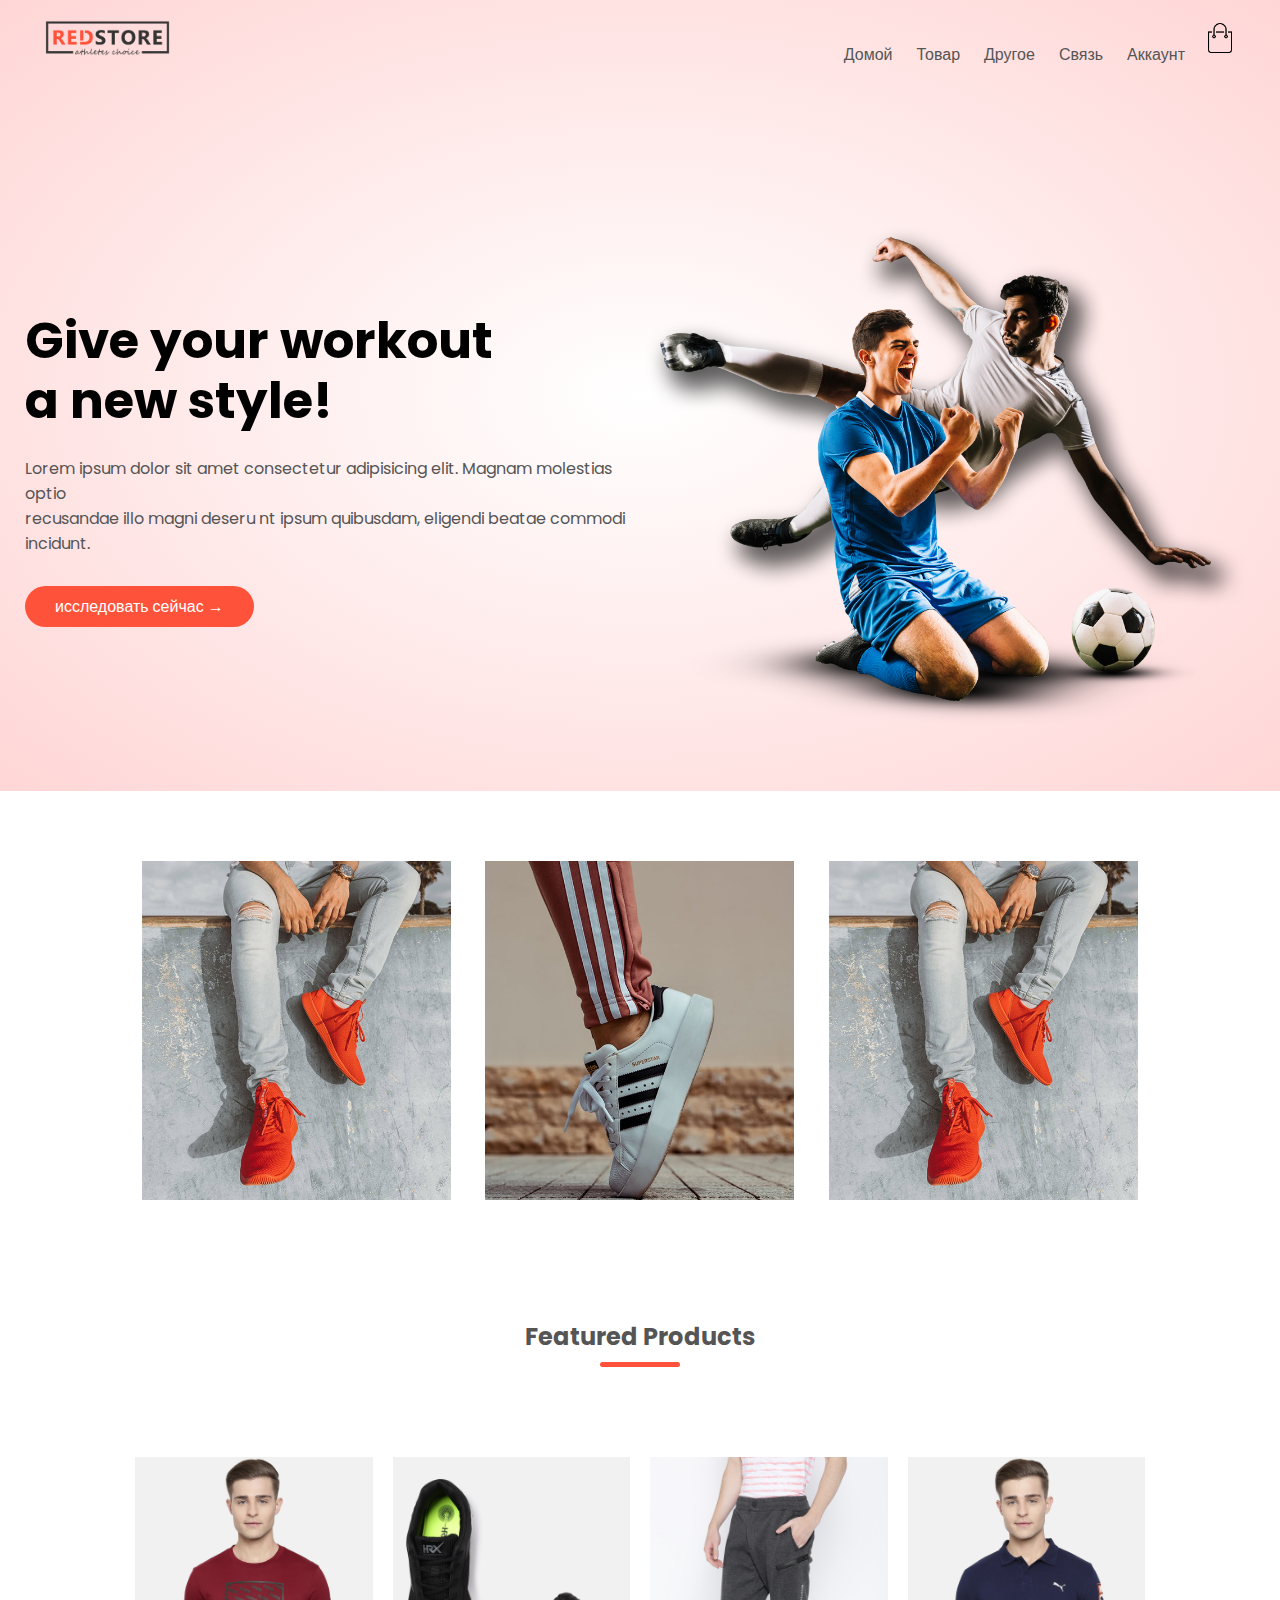
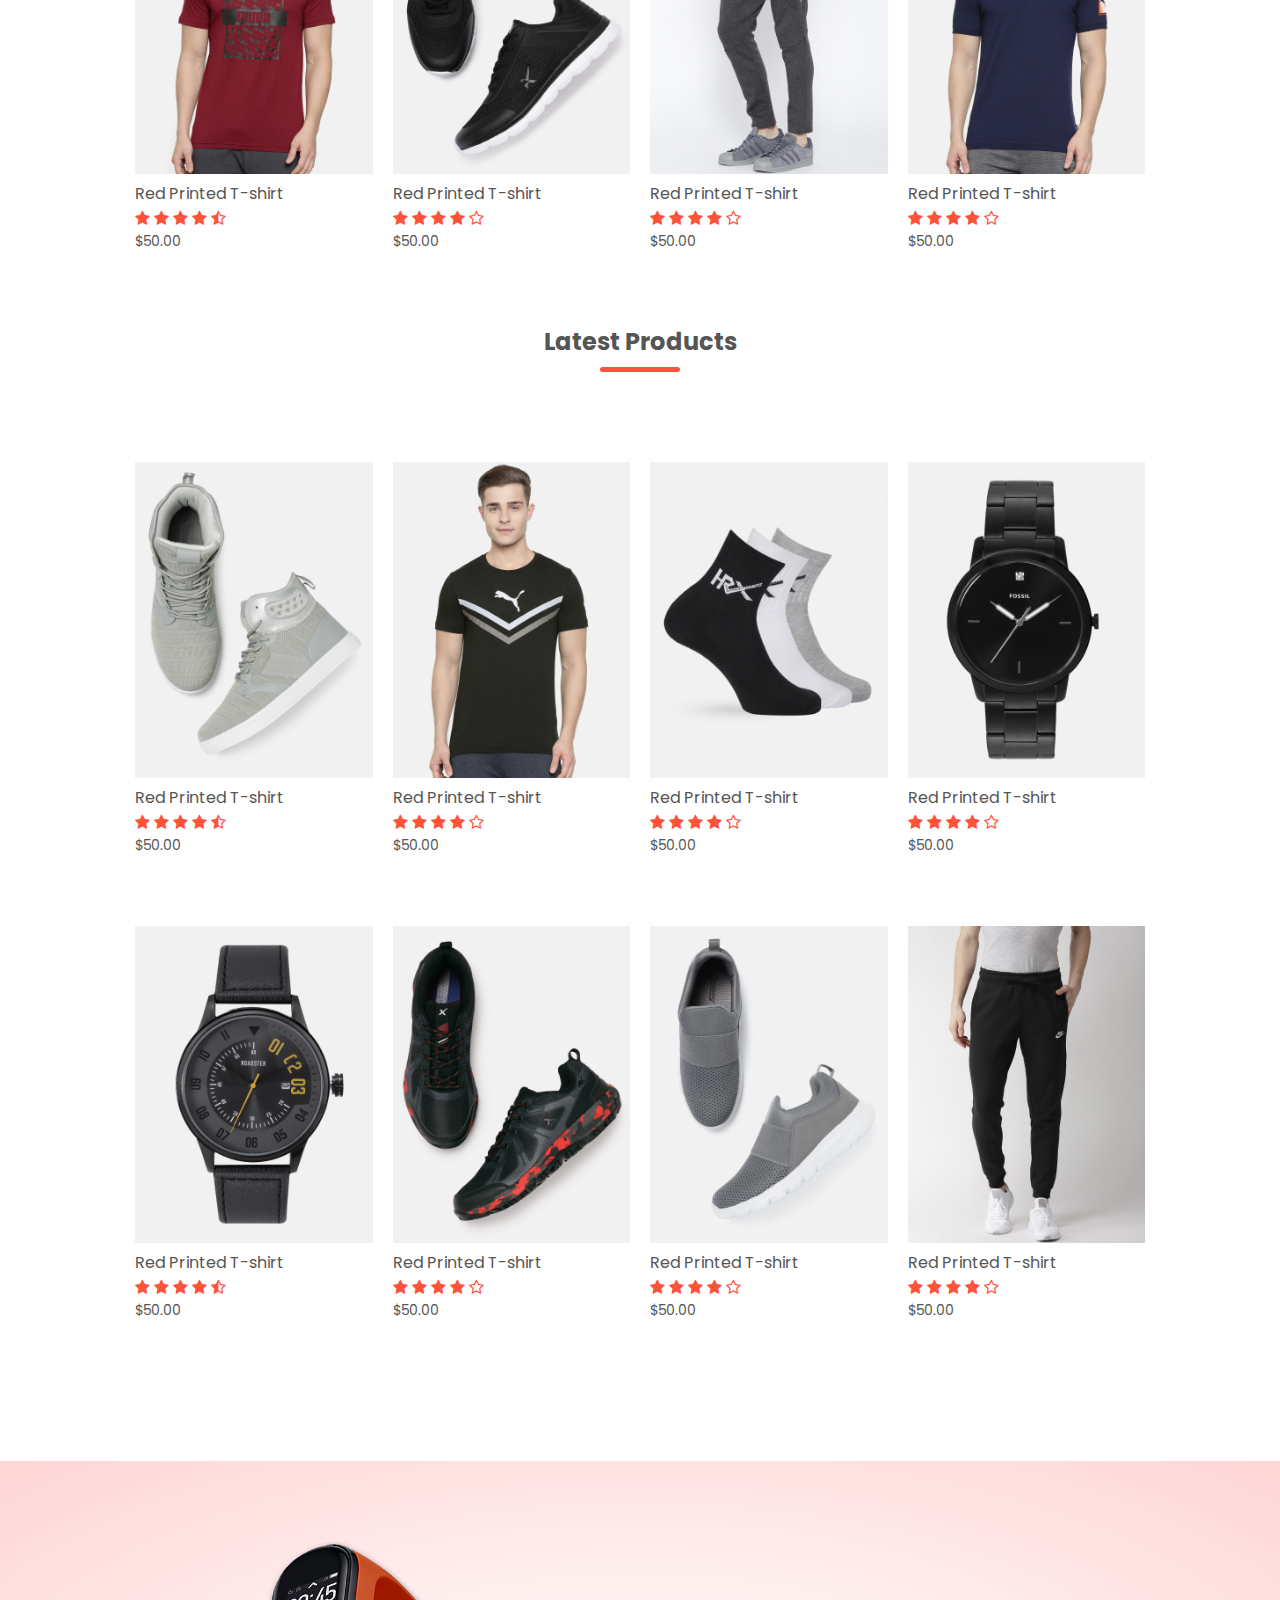
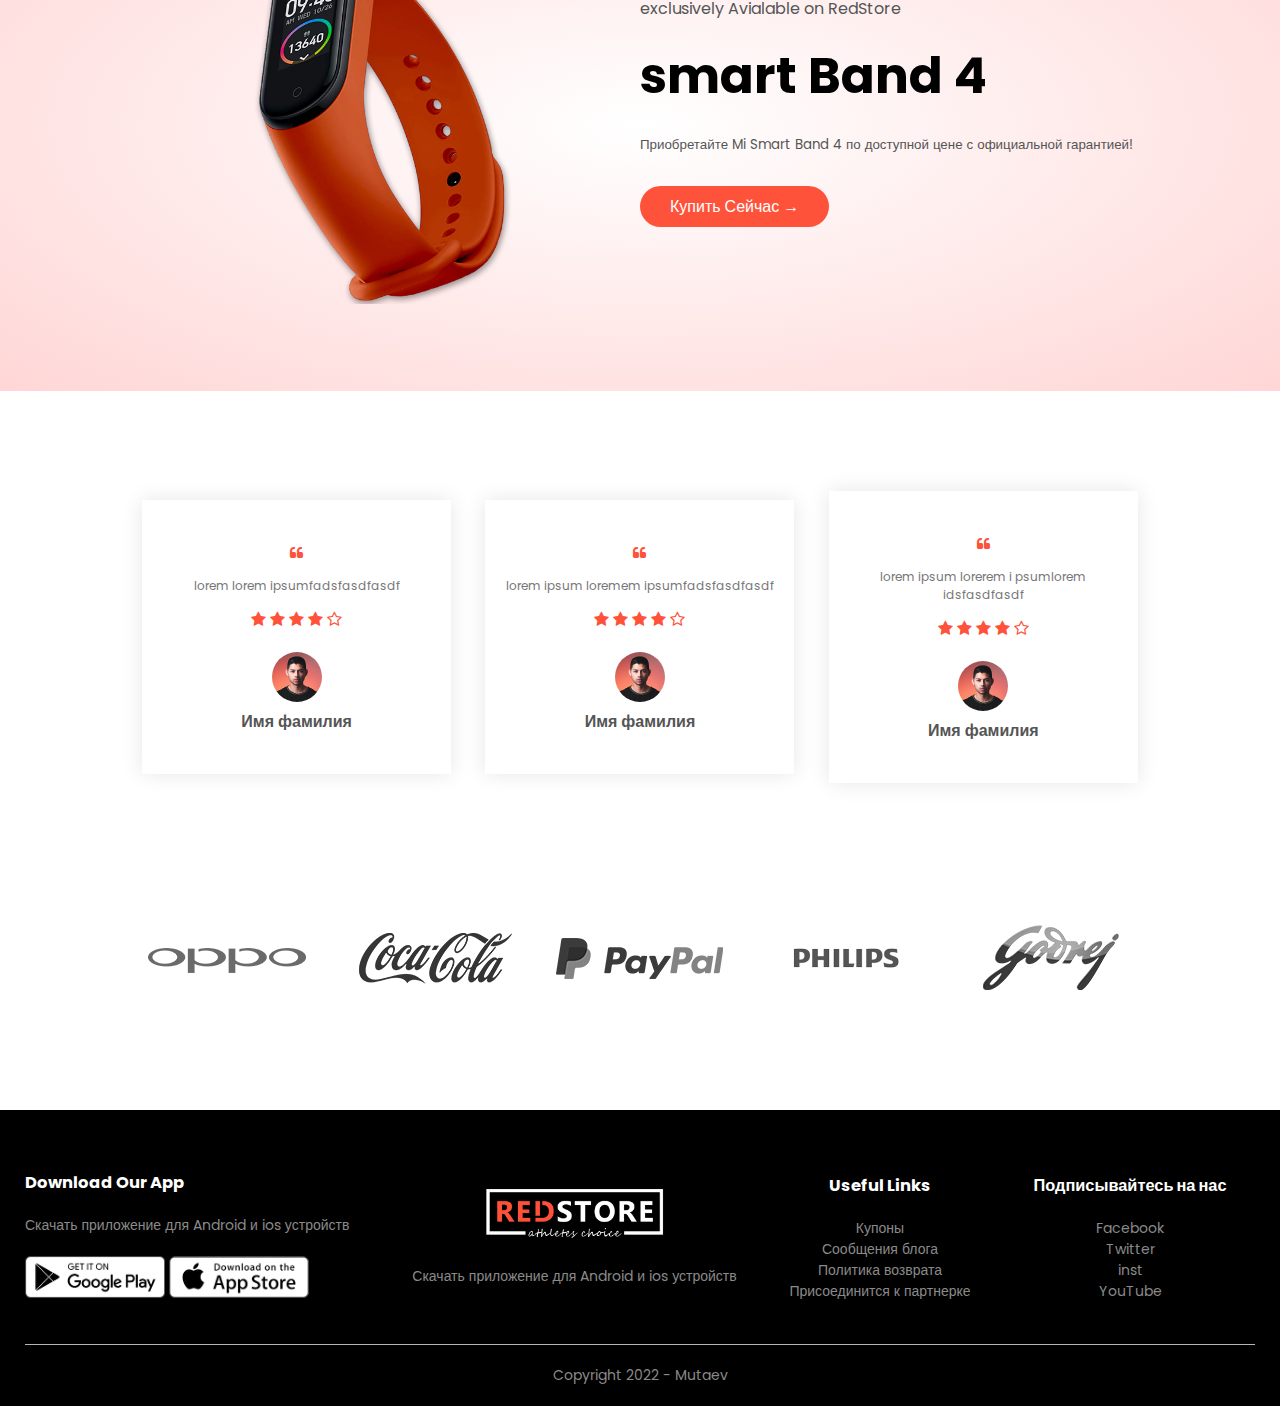
<file: index.html>
<!DOCTYPE html>
<html lang="ru">
<head>
    <meta charset="UTF-8">
    <meta http-equiv="X-UA-Compatible" content="IE=edge">
    <meta name="viewport" content="width=device-width, initial-scale=1.0">
    <meta name="viewport" content="width=device-width, initial-scale=1.0">
    <title>CubeStore</title>
    <link rel="stylesheet" href="style.css">
    <link rel="preconnect" href="https://fonts.googleapis.com">
    <link rel="preconnect" href="https://fonts.gstatic.com" crossorigin>
    <link href="https://fonts.googleapis.com/css2?family=Poppins:wght@300;400;500;600;700&display=swap" rel="stylesheet">
    <link rel="stylesheet" href="https://stackpath.bootstrapcdn.com/font-awesome/4.7.0/css/font-awesome.min.css">
</head>
<body>
    <header class="header">
        <div class="container">
            <div class="navbar">
                <div class="logo">
                    <a href="index.html"><img src="images/logo.png" width="125" alt="фото"></a>
                </div>
                <nav>
                    <ul id="MenuItems">
                        <li><a href="index.html">Домой</a></li>
                        <li><a href="products.html">Товар</a></li>
                        <li><a href="">Другое</a></li>
                        <li><a href="">Связь</a></li>
                        <li><a href="account.html">Аккаунт</a></li>
                    </ul>
                </nav>
                <a href="cart.html"><img src="images/cart.png" width="30" height="30" alt="cart_icon"></a>
                <img src="images/menu.png" alt="фото" class="menu-icon" onclick="menutoggle()">
            </div>
            <div class="row">
                <div class="col-2">
                    <h1>Give your workout<br> a new style!</h1>
                    <p>Lorem ipsum dolor sit amet consectetur adipisicing 
                        elit. Magnam molestias optio <br> recusandae illo magni deseru
                        nt ipsum quibusdam, eligendi beatae commodi incidunt.
                    </p>
                    <a href="" class="btn">исследовать сейчас &#8594;</a>
                </div>
                <div class="col-2">
                    <img src="images/image1.png" alt="фото">
                </div>
            </div>
        </div>
    </header>

    <!------------категории--------------->
    <div class="categories">
        <div class="small-container">
            <div class="row">
                <div class="col-3">
                    <img src="images/category-1.jpg" alt="category1">
                </div>
                <div class="col-3">
                    <img src="images/category-2.jpg" alt="category1">
                </div>
                <div class="col-3">
                    <img src="images/category-1.jpg" alt="category1">
                </div>
            </div>
        </div>
    </div>
<!------------рек товары--------------->
    <div class="small-container">
        <h2 class="title">Featured Products</h2>
        <div class="row">
            <div class="col-4">
                <a href="product-details.html"><img src="images/product-1.jpg" alt="product"></a>
                <a href="product-details.html"><h4>Red Printed T-shirt</h4></a>
                <div class="rating">
                    <i class="fa fa-star" ></i>
                    <i class="fa fa-star" ></i>
                    <i class="fa fa-star" ></i>
                    <i class="fa fa-star" ></i>
                    <i class="fa fa-star-half-o"></i>
                </div>
                <p>$50.00</p>
            </div>
            <div class="col-4">
                <img src="images/product-2.jpg" alt="product">
                <h4>Red Printed T-shirt</h4>
                <div class="rating">
                    <i class="fa fa-star" ></i>
                    <i class="fa fa-star" ></i>
                    <i class="fa fa-star" ></i>
                    <i class="fa fa-star" ></i>
                    <i class="fa fa-star-o"></i>
                </div>
                <p>$50.00</p>
            </div>
            <div class="col-4">
                <img src="images/product-3.jpg" alt="product">
                <h4>Red Printed T-shirt</h4>
                <div class="rating">
                    <i class="fa fa-star" ></i>
                    <i class="fa fa-star" ></i>
                    <i class="fa fa-star" ></i>
                    <i class="fa fa-star" ></i>
                    <i class="fa fa-star-o"></i>
                </div>
                <p>$50.00</p>
            </div>
            <div class="col-4">
                <img src="images/product-4.jpg" alt="product">
                <h4>Red Printed T-shirt</h4>
                <div class="rating">
                    <i class="fa fa-star" ></i>
                    <i class="fa fa-star" ></i>
                    <i class="fa fa-star" ></i>
                    <i class="fa fa-star" ></i>
                    <i class="fa fa-star-o"></i>
                </div>
                <p>$50.00</p>
            </div>
        </div>
        <h2 class="title">Latest Products</h2>
        <div class="row">
            <div class="col-4">
                <img src="images/product-5.jpg" alt="product">
                <h4>Red Printed T-shirt</h4>
                <div class="rating">
                    <i class="fa fa-star" ></i>
                    <i class="fa fa-star" ></i>
                    <i class="fa fa-star" ></i>
                    <i class="fa fa-star" ></i>
                    <i class="fa fa-star-half-o"></i>
                </div>
                <p>$50.00</p>
            </div>
            <div class="col-4">
                <img src="images/product-6.jpg" alt="product">
                <h4>Red Printed T-shirt</h4>
                <div class="rating">
                    <i class="fa fa-star" ></i>
                    <i class="fa fa-star" ></i>
                    <i class="fa fa-star" ></i>
                    <i class="fa fa-star" ></i>
                    <i class="fa fa-star-o"></i>
                </div>
                <p>$50.00</p>
            </div>
            <div class="col-4">
                <img src="images/product-7.jpg" alt="product">
                <h4>Red Printed T-shirt</h4>
                <div class="rating">
                    <i class="fa fa-star" ></i>
                    <i class="fa fa-star" ></i>
                    <i class="fa fa-star" ></i>
                    <i class="fa fa-star" ></i>
                    <i class="fa fa-star-o"></i>
                </div>
                <p>$50.00</p>
            </div>
            <div class="col-4">
                <img src="images/product-8.jpg" alt="product">
                <h4>Red Printed T-shirt</h4>
                <div class="rating">
                    <i class="fa fa-star" ></i>
                    <i class="fa fa-star" ></i>
                    <i class="fa fa-star" ></i>
                    <i class="fa fa-star" ></i>
                    <i class="fa fa-star-o"></i>
                </div>
                <p>$50.00</p>
            </div>
        </div>
        <div class="row">
            <div class="col-4">
                <img src="images/product-9.jpg" alt="product">
                <h4>Red Printed T-shirt</h4>
                <div class="rating">
                    <i class="fa fa-star" ></i>
                    <i class="fa fa-star" ></i>
                    <i class="fa fa-star" ></i>
                    <i class="fa fa-star" ></i>
                    <i class="fa fa-star-half-o"></i>
                </div>
                <p>$50.00</p>
            </div>
            <div class="col-4">
                <img src="images/product-10.jpg" alt="product">
                <h4>Red Printed T-shirt</h4>
                <div class="rating">
                    <i class="fa fa-star" ></i>
                    <i class="fa fa-star" ></i>
                    <i class="fa fa-star" ></i>
                    <i class="fa fa-star" ></i>
                    <i class="fa fa-star-o"></i>
                </div>
                <p>$50.00</p>
            </div>
            <div class="col-4">
                <img src="images/product-11.jpg" alt="product">
                <h4>Red Printed T-shirt</h4>
                <div class="rating">
                    <i class="fa fa-star" ></i>
                    <i class="fa fa-star" ></i>
                    <i class="fa fa-star" ></i>
                    <i class="fa fa-star" ></i>
                    <i class="fa fa-star-o"></i>
                </div>
                <p>$50.00</p>
            </div>
            <div class="col-4">
                <img src="images/product-12.jpg" alt="product">
                <h4>Red Printed T-shirt</h4>
                <div class="rating">
                    <i class="fa fa-star" ></i>
                    <i class="fa fa-star" ></i>
                    <i class="fa fa-star" ></i>
                    <i class="fa fa-star" ></i>
                    <i class="fa fa-star-o"></i>
                </div>
                <p>$50.00</p>
            </div>
        </div>
    </div>
<!----------- offer ----------->
    <div class="offer">
        <div class="small-container">
            <div class="row">
                <div class="col-2">
                    <img class="offer-img" src="images/exclusive.png" alt="exclusive">
                </div>
                <div class="col-2">
                    <p>exclusively Avialable on RedStore</p>
                    <h1>smart Band 4</h1>
                    <small>Приобретайте Mi Smart Band 4 по доступной цене с официальной гарантией!</small>
                    <a class="btn" href="">Купить Сейчас &#8594;</a>
                </div>

            </div>
        </div>
    </div>

<!-- --------- testimonial--------- -->
    <div class="testimonial">
        <div class="small-container">
            <div class="row">
                <div class="col-3">
                    <i class="fa fa-quote-left" ></i>
                    <p>lorem lorem ipsumfadsfasdfasdf</p>
                    <div class="rating">
                        <i class="fa fa-star" ></i>
                        <i class="fa fa-star" ></i>
                        <i class="fa fa-star" ></i>
                        <i class="fa fa-star" ></i>
                        <i class="fa fa-star-o"></i>
                    </div>
                    <img src="images/user-2.png" alt="user">
                    <h3>Имя фамилия</h3>
                </div>
                <div class="col-3">
                    <i class="fa fa-quote-left" ></i>
                    <p>lorem ipsum loremem ipsumfadsfasdfasdf</p>
                    <div class="rating">
                        <i class="fa fa-star" ></i>
                        <i class="fa fa-star" ></i>
                        <i class="fa fa-star" ></i>
                        <i class="fa fa-star" ></i>
                        <i class="fa fa-star-o"></i>
                    </div>
                    <img src="images/user-2.png" alt="user">
                    <h3>Имя фамилия</h3>
                </div>
                <div class="col-3">
                    <i class="fa fa-quote-left" ></i>
                    <p>lorem ipsum lorerem i
                        psumlorem idsfasdfasdf</p>
                    <div class="rating">
                        <i class="fa fa-star" ></i>
                        <i class="fa fa-star" ></i>
                        <i class="fa fa-star" ></i>
                        <i class="fa fa-star" ></i>
                        <i class="fa fa-star-o"></i>
                    </div>
                    <img src="images/user-2.png" alt="user">
                    <h3>Имя фамилия</h3>
                </div>
            </div>
        </div>
    </div>

<!-- ------brands------- -->
    <div class="brands">
        <div class="small-container">
            <div class="row">
                <div class="col-5">
                    <img src="images/logo-oppo.png" alt="logo-godrej">
                </div>
                <div class="col-5">
                    <img src="images/logo-coca-cola.png" alt="logo-godrej">
                </div>
                <div class="col-5">
                    <img src="images/logo-paypal.png" alt="logo-godrej">
                </div>
                <div class="col-5">
                    <img src="images/logo-philips.png" alt="logo-godrej">
                </div>
                <div class="col-5">
                    <img src="images/logo-godrej.png" alt="logo-godrej">
                </div>
            </div>
        </div>
    </div>

<!-- ---------footer----- -->

    <footer class="footer">
        <div class="container">
            <div class="row">
                <div class="footer-col-1">
                    <h3>Download Our App</h3>
                    <p>Скачать приложение для Android и ios устройств</p>
                    <div class="app-logo">
                        <img src="images/play-store.png" alt="play-store">
                        <img src="images/app-store.png" alt="play-store">
                    </div>
                </div>
                <div class="footer-col-2">
                    <img src="images/logo-white.png" alt="logo-white">
                    <p>Скачать приложение для Android и ios устройств</p>
                </div>
                <div class="footer-col-3">
                    <h3>Useful Links</h3>
                    <ul>
                        <li>Купоны</li>
                        <li>Сообщения блога</li>
                        <li>Политика возврата</li>
                        <li>Присоединится к партнерке</li>
                    </ul>
                </div>
                <div class="footer-col-4">
                    <h3>Подписывайтесь на нас</h3>
                    <ul>
                        <li>Facebook</li>
                        <li>Twitter</li>
                        <li>inst</li>
                        <li>YouTube</li>
                    </ul>
                </div>
            </div>
            <hr>
            <p class="copyright">Copyright 2022 - Mutaev</p>
        </div>
    </footer>
<!-- ------js for toogle menu----- -->
    <script>
        var MenuItems = document.getElementById("MenuItems")

        MenuItems.style.maxHeight = "0px";

        function menutoggle(){
            if(MenuItems.style.maxHeight == "0px")
                {
                    MenuItems.style.maxHeight = "200px"
                }
            else    
                {
                    MenuItems.style.maxHeight = "0px";
                }
        }

    </script>

</body>
</html>
</file>
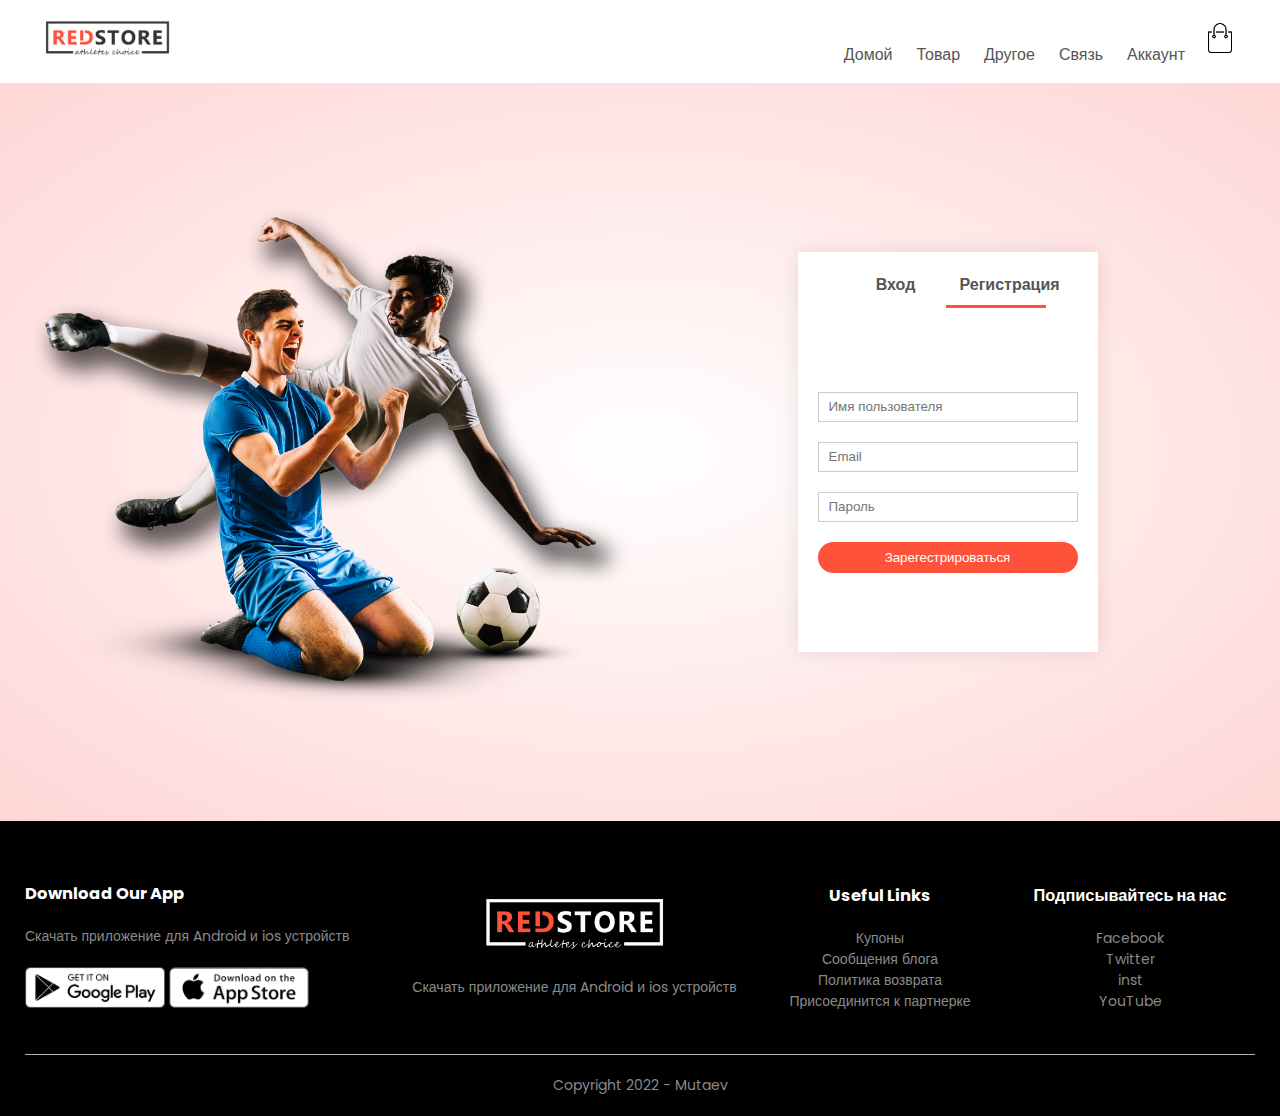
<file: account.html>
<!DOCTYPE html>
<html lang="ru">
<head>
    <meta charset="UTF-8">
    <meta http-equiv="X-UA-Compatible" content="IE=edge">
    <meta name="viewport" content="width=device-width, initial-scale=1.0">
    <meta name="viewport" content="width=device-width, initial-scale=1.0">
    <title>All products | CubeStore</title>
    <link rel="stylesheet" href="style.css">
    <link rel="preconnect" href="https://fonts.googleapis.com">
    <link rel="preconnect" href="https://fonts.gstatic.com" crossorigin>
    <link href="https://fonts.googleapis.com/css2?family=Poppins:wght@300;400;500;600;700&display=swap" rel="stylesheet">
    <link rel="stylesheet" href="https://stackpath.bootstrapcdn.com/font-awesome/4.7.0/css/font-awesome.min.css">
</head>
<body>
    <div class="container">
        <div class="navbar">
            <div class="logo">
                <a href="index.html"><img src="images/logo.png" width="125" alt="фото"></a>
            </div>
            <nav>
                <ul id="MenuItems">
                    <li><a href="index.html">Домой</a></li>
                    <li><a href="products.html">Товар</a></li>
                    <li><a href="">Другое</a></li>
                    <li><a href="">Связь</a></li>
                    <li><a href="account.html">Аккаунт</a></li>
                </ul>
            </nav>
            <a href="cart.html"><img src="images/cart.png" width="30" height="30" alt="cart_icon"></a>
            <img src="images/menu.png" alt="фото" class="menu-icon" onclick="menutoggle()">
        </div>
    </div>
    
    <!-- account page -->

    <div class="account-page">
        <div class="container">
            <div class="row">
                <div class="col-2">
                    <img src="images/image1.png" alt="большая картинка">
                </div>

                <div class="col-2">
                    <div class="form-container">
                        <div class="form-btn">
                            <span onclick="login()">Вход</span>
                            <span onclick="register()">Регистрация</span>
                            <hr id="Indicator">
                        </div>

                        <form id="LoginForm">
                            <input type="text" placeholder="Имя пользователя">
                            <input type="password" placeholder="Пароль">
                            <button type="submit" class="btn">Войти</button>
                            <a href="">Забыли Пароль</a>
                        </form>
                        
                        <form id="RegForm">
                            <input type="text" placeholder="Имя пользователя">
                            <input type="email" placeholder="Email">
                            <input type="password" placeholder="Пароль">
                            <button type="submit" class="btn">Зарегестрироваться</button>
                        </form>
                    </div>
                </div>

            </div>
        </div>
    </div>


   
<!-- footer -->

    <footer class="footer">
        <div class="container">
            <div class="row">
                <div class="footer-col-1">
                    <h3>Download Our App</h3>
                    <p>Скачать приложение для Android и ios устройств</p>
                    <div class="app-logo">
                        <img src="images/play-store.png" alt="play-store">
                        <img src="images/app-store.png" alt="play-store">
                    </div>
                </div>
                <div class="footer-col-2">
                    <img src="images/logo-white.png" alt="logo-white">
                    <p>Скачать приложение для Android и ios устройств</p>
                </div>
                <div class="footer-col-3">
                    <h3>Useful Links</h3>
                    <ul>
                        <li>Купоны</li>
                        <li>Сообщения блога</li>
                        <li>Политика возврата</li>
                        <li>Присоединится к партнерке</li>
                    </ul>
                </div>
                <div class="footer-col-4">
                    <h3>Подписывайтесь на нас</h3>
                    <ul>
                        <li>Facebook</li>
                        <li>Twitter</li>
                        <li>inst</li>
                        <li>YouTube</li>
                    </ul>
                </div>
            </div>
            <hr>
            <p class="copyright">Copyright 2022 - Mutaev</p>
        </div>
    </footer>


    <!-- jsfortooglemenu -->

    <script>
        var MenuItems = document.getElementById("MenuItems")

        MenuItems.style.maxHeight = "0px";

        function menutoggle(){
            if(MenuItems.style.maxHeight == "0px")
                {
                    MenuItems.style.maxHeight = "200px"
                }
            else    
                {
                    MenuItems.style.maxHeight = "0px";
                }
        }

    </script>


    <!-- jsfortoogleForm -->

    <script>

        var LoginForm = document.getElementById("LoginForm")
        var RegForm = document.getElementById("RegForm")
        var Indicator = document.getElementById("Indicator")

            function register(){

                RegForm.style.transform = "translateX(0px)";
                LoginForm.style.transform = "translateX(0px)";
                Indicator.style.transform = "translateX(115px)";
            }

            function login(){

                RegForm.style.transform = "translateX(300px)";
                LoginForm.style.transform = "translateX(300px)";
                Indicator.style.transform = "translateX(0px)";
            }


    </script>

</body>
</html>
</file>
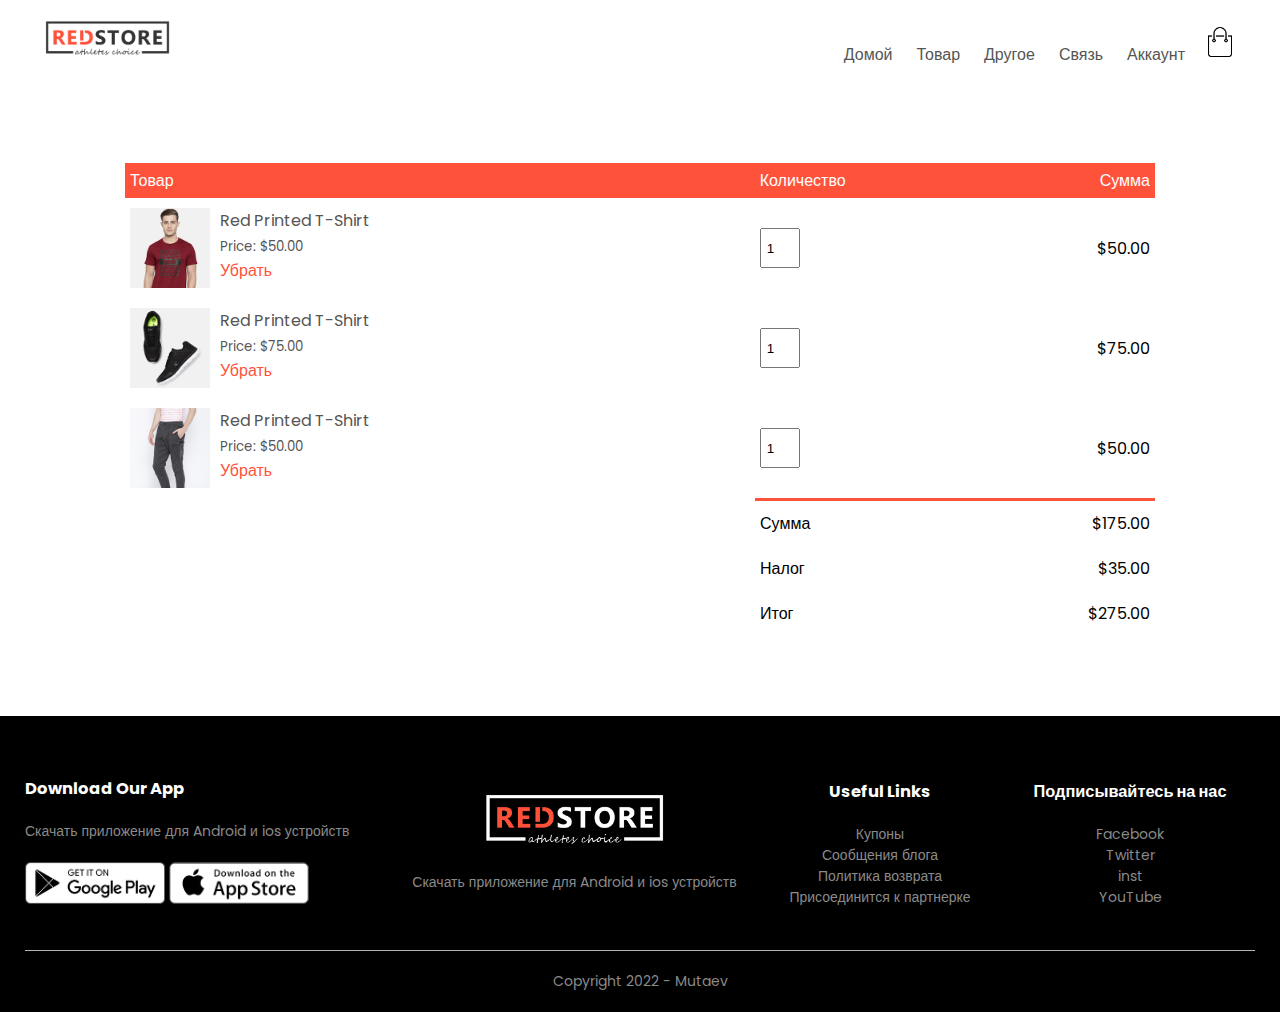
<file: cart.html>
<!DOCTYPE html>
<html lang="ru">
<head>
    <meta charset="UTF-8">
    <meta http-equiv="X-UA-Compatible" content="IE=edge">
    <meta name="viewport" content="width=device-width, initial-scale=1.0">
    <meta name="viewport" content="width=device-width, initial-scale=1.0">
    <title>All products | CubeStore</title>
    <link rel="stylesheet" href="style.css">
    <link rel="preconnect" href="https://fonts.googleapis.com">
    <link rel="preconnect" href="https://fonts.gstatic.com" crossorigin>
    <link href="https://fonts.googleapis.com/css2?family=Poppins:wght@300;400;500;600;700&display=swap" rel="stylesheet">
    <link rel="stylesheet" href="https://stackpath.bootstrapcdn.com/font-awesome/4.7.0/css/font-awesome.min.css">
</head>
<body>
    <div class="container">
        <div class="navbar">
            <div class="logo">
                <img src="images/logo.png" width="125" alt="фото">
            </div>
            <nav>
                <ul id="MenuItems">
                    <li><a href="">Домой</a></li>
                    <li><a href="">Товар</a></li>
                    <li><a href="">Другое</a></li>
                    <li><a href="">Связь</a></li>
                    <li><a href="">Аккаунт</a></li>
                </ul>
            </nav>
            <img src="images/cart.png" width="30" height="30" alt="cart_icon">
            <img src="images/menu.png" alt="фото" class="menu-icon" onclick="menutoggle()">
        </div>
    </div>
    

<!-- cart items details  -->

    <div class="small-container cart-page">

        <table>
            <tr>
                <th>Товар</th>
                <th>Количество</th>
                <th>Сумма</th>
            </tr>
            <tr>
                <td>
                    <div class="cart-info">
                        <img src="images/buy-1.jpg" alt="картинка покупаемого товара">
                        <div>
                            <p>Red Printed T-Shirt</p>
                            <small>Price: $50.00</small>
                            <br>
                            <a href="">Убрать</a>
                        </div>
                    </div>
                </td>
                <td><input type="number" value="1"></td>
                <td>$50.00</td>
            </tr>
            <tr>
                <td>
                    <div class="cart-info">
                        <img src="images/buy-2.jpg" alt="картинка покупаемого товара">
                        <div>
                            <p>Red Printed T-Shirt</p>
                            <small>Price: $75.00</small>
                            <br>
                            <a href="">Убрать</a>
                        </div>
                    </div>
                </td>
                <td><input type="number" value="1"></td>
                <td>$75.00</td>
            </tr>
            <tr>
                <td>
                    <div class="cart-info">
                        <img src="images/buy-3.jpg" alt="картинка покупаемого товара">
                        <div>
                            <p>Red Printed T-Shirt</p>
                            <small>Price: $50.00</small>
                            <br>
                            <a href="">Убрать</a>
                        </div>
                    </div>
                </td>
                <td><input type="number" value="1"></td>
                <td>$50.00</td>
            </tr>
        </table>

        <div class="total-price">
            <table>
                <tr>
                    <td>Сумма</td>
                    <td>$175.00</td>
                </tr>
                <tr>
                    <td>Налог</td>
                    <td>$35.00</td>
                </tr>
                <tr>
                    <td>Итог</td>
                    <td>$275.00</td>
                </tr>
            </table>
        </div>


    </div>
   
<!-- footer -->

    <footer class="footer">
        <div class="container">
            <div class="row">
                <div class="footer-col-1">
                    <h3>Download Our App</h3>
                    <p>Скачать приложение для Android и ios устройств</p>
                    <div class="app-logo">
                        <img src="images/play-store.png" alt="play-store">
                        <img src="images/app-store.png" alt="play-store">
                    </div>
                </div>
                <div class="footer-col-2">
                    <img src="images/logo-white.png" alt="logo-white">
                    <p>Скачать приложение для Android и ios устройств</p>
                </div>
                <div class="footer-col-3">
                    <h3>Useful Links</h3>
                    <ul>
                        <li>Купоны</li>
                        <li>Сообщения блога</li>
                        <li>Политика возврата</li>
                        <li>Присоединится к партнерке</li>
                    </ul>
                </div>
                <div class="footer-col-4">
                    <h3>Подписывайтесь на нас</h3>
                    <ul>
                        <li>Facebook</li>
                        <li>Twitter</li>
                        <li>inst</li>
                        <li>YouTube</li>
                    </ul>
                </div>
            </div>
            <hr>
            <p class="copyright">Copyright 2022 - Mutaev</p>
        </div>
    </footer>


    <!-- jsfortooglemenu -->

    <script>
        var MenuItems = document.getElementById("MenuItems")

        MenuItems.style.maxHeight = "0px";

        function menutoggle(){
            if(MenuItems.style.maxHeight == "0px")
                {
                    MenuItems.style.maxHeight = "200px"
                }
            else    
                {
                    MenuItems.style.maxHeight = "0px";
                }
        }

    </script>


</body>
</html>
</file>
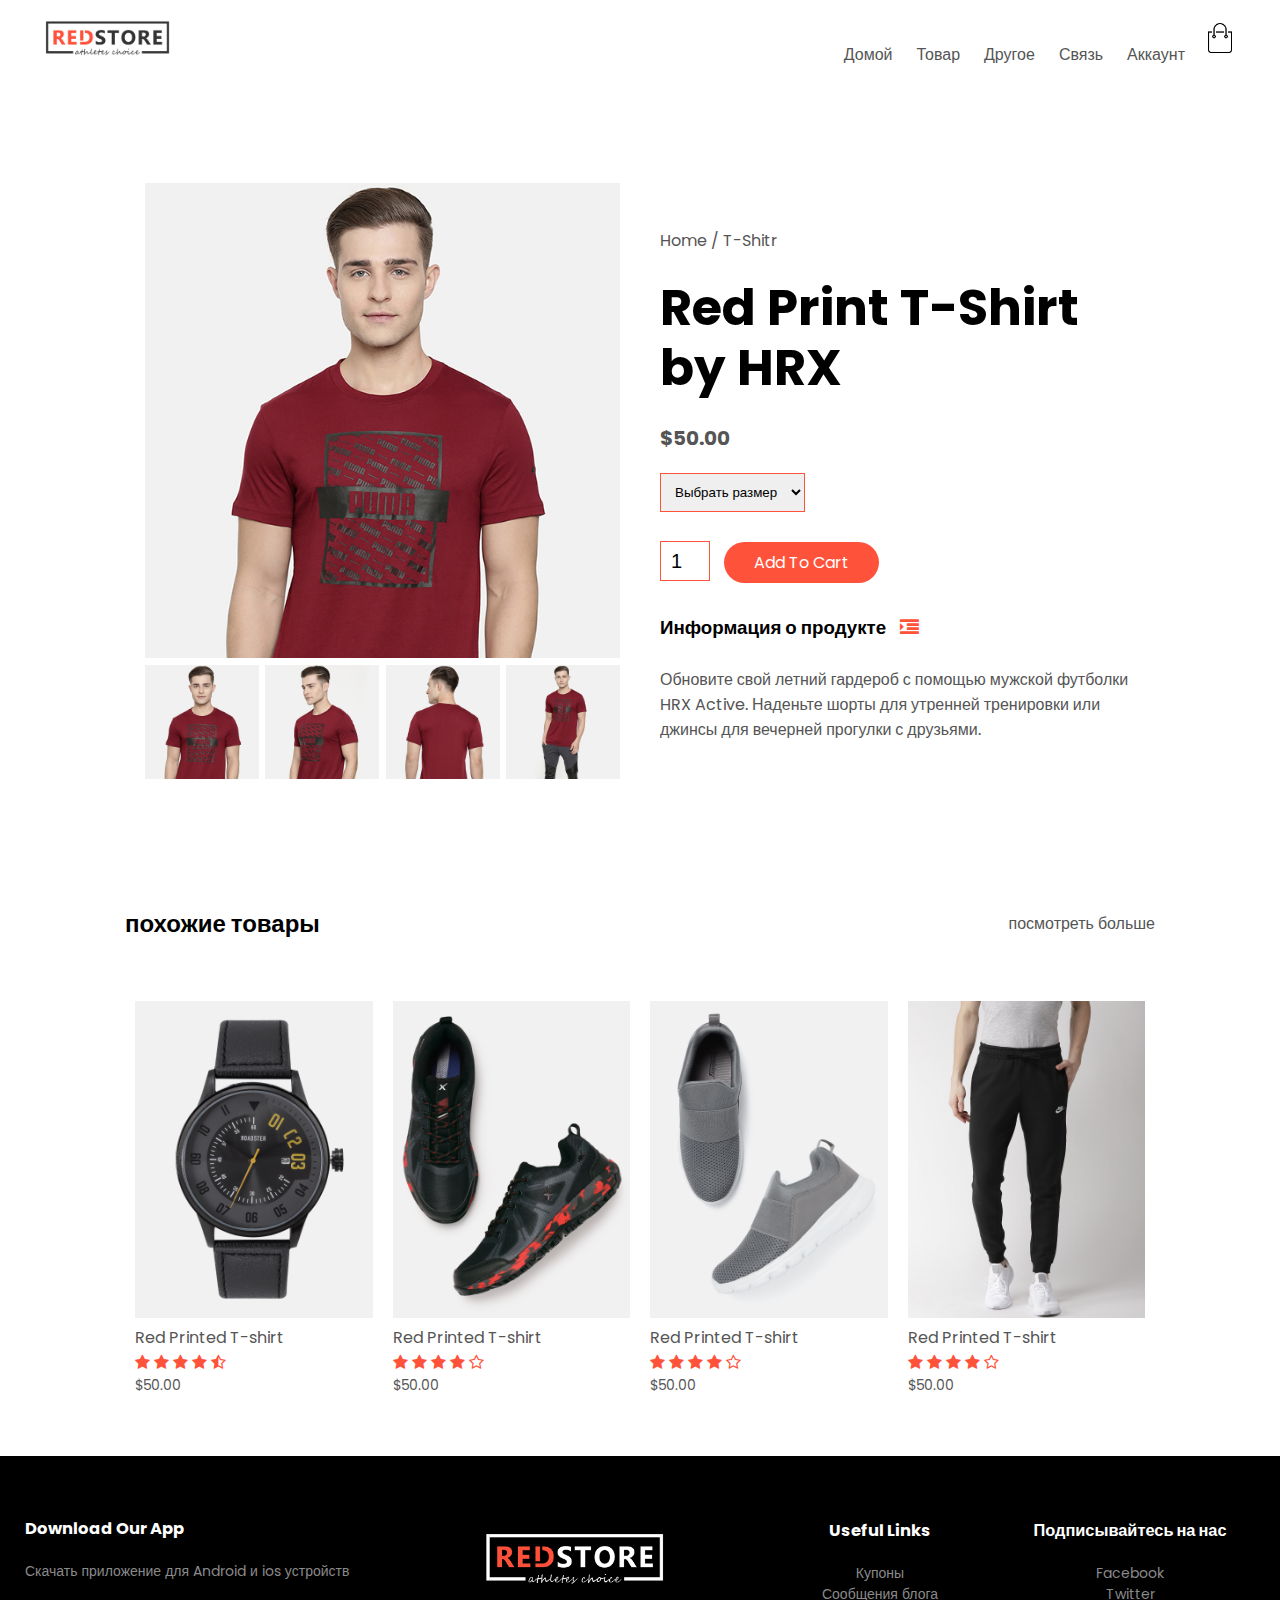
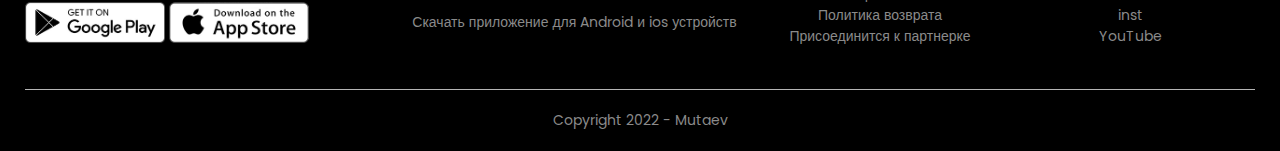
<file: product-details.html>
<!DOCTYPE html>
<html lang="ru">
<head>
    <meta charset="UTF-8">
    <meta http-equiv="X-UA-Compatible" content="IE=edge">
    <meta name="viewport" content="width=device-width, initial-scale=1.0">
    <meta name="viewport" content="width=device-width, initial-scale=1.0">
    <title>All products | CubeStore</title>
    <link rel="stylesheet" href="style.css">
    <link rel="preconnect" href="https://fonts.googleapis.com">
    <link rel="preconnect" href="https://fonts.gstatic.com" crossorigin>
    <link href="https://fonts.googleapis.com/css2?family=Poppins:wght@300;400;500;600;700&display=swap" rel="stylesheet">
    <link rel="stylesheet" href="https://stackpath.bootstrapcdn.com/font-awesome/4.7.0/css/font-awesome.min.css">
</head>
<body>
    
        <div class="container">
            <div class="navbar">
                <div class="logo">
                    <a href="index.html"><img src="images/logo.png" width="125" alt="фото"></a>
                </div>
                <nav>
                    <ul id="MenuItems">
                        <li><a href="index.html">Домой</a></li>
                        <li><a href="products.html">Товар</a></li>
                        <li><a href="">Другое</a></li>
                        <li><a href="">Связь</a></li>
                        <li><a href="account.html">Аккаунт</a></li>
                    </ul>
                </nav>
                <a href="cart.html"><img src="images/cart.png" width="30" height="30" alt="cart_icon"></a>
                <img src="images/menu.png" alt="фото" class="menu-icon" onclick="menutoggle()">
            </div>
        </div>
    
<!-- single product details -->

    <div class="small-container single-product">
        <div class="row">
            <div class="col-2">
                <img src="images/gallery-1.jpg" alt="фото товара " width="100%" id="ProductImg">
                
                <div class="small-img-row">
                    <div class="small-img-col">
                        <img src="images/gallery-1.jpg" alt="доп фото 1" width="100%" class="small-img">
                    </div>
                    <div class="small-img-col">
                        <img src="images/gallery-2.jpg" alt="доп фото 2" width="100%" class="small-img">
                    </div>
                    <div class="small-img-col">
                        <img src="images/gallery-3.jpg" alt="доп фото 3" width="100%" class="small-img">
                    </div>
                    <div class="small-img-col">
                        <img src="images/gallery-4.jpg" alt="доп фото 4" width="100%" class="small-img">
                    </div>
                </div>
            </div>
            <div class="col-2">
                <p>Home / T-Shitr</p>
                <h1>Red Print T-Shirt by HRX</h1>
                <h4>$50.00</h4>
                <select>
                    <option>Выбрать размер</option>
                    <option>XXL</option>
                    <option>XL</option>
                    <option>Большой</option>
                    <option>Средний</option>
                    <option>маленький</option>
                </select>
                <input type="number" value="1">
                <a href="" class="btn">Add To Cart</a>
                <h3>Информация о продукте <i class="fa fa-indent"></i></h3>
                <br>
                <p>Обновите свой летний гардероб с помощью мужской футболки HRX Active. Наденьте шорты для утренней тренировки или джинсы для вечерней прогулки с друзьями.</p>
            </div>
        </div>
    </div>


<!-- title -->
    <div class="small-container">
        <div class="row row-2">
            <h2>похожие товары</h2>
            <p>посмотреть больше</p>
        </div>
    </div>
<!--products -->
    <div class="small-container">

        <div class="row">
            <div class="col-4">
                <img src="images/product-9.jpg" alt="product">
                <h4>Red Printed T-shirt</h4>
                <div class="rating">
                    <i class="fa fa-star" ></i>
                    <i class="fa fa-star" ></i>
                    <i class="fa fa-star" ></i>
                    <i class="fa fa-star" ></i>
                    <i class="fa fa-star-half-o"></i>
                </div>
                <p>$50.00</p>
            </div>
            <div class="col-4">
                <img src="images/product-10.jpg" alt="product">
                <h4>Red Printed T-shirt</h4>
                <div class="rating">
                    <i class="fa fa-star" ></i>
                    <i class="fa fa-star" ></i>
                    <i class="fa fa-star" ></i>
                    <i class="fa fa-star" ></i>
                    <i class="fa fa-star-o"></i>
                </div>
                <p>$50.00</p>
            </div>
            <div class="col-4">
                <img src="images/product-11.jpg" alt="product">
                <h4>Red Printed T-shirt</h4>
                <div class="rating">
                    <i class="fa fa-star" ></i>
                    <i class="fa fa-star" ></i>
                    <i class="fa fa-star" ></i>
                    <i class="fa fa-star" ></i>
                    <i class="fa fa-star-o"></i>
                </div>
                <p>$50.00</p>
            </div>
            <div class="col-4">
                <img src="images/product-12.jpg" alt="product">
                <h4>Red Printed T-shirt</h4>
                <div class="rating">
                    <i class="fa fa-star" ></i>
                    <i class="fa fa-star" ></i>
                    <i class="fa fa-star" ></i>
                    <i class="fa fa-star" ></i>
                    <i class="fa fa-star-o"></i>
                </div>
                <p>$50.00</p>
            </div>
        </div>
        
        </div>

   
<!-- footer -->

    <footer class="footer">
        <div class="container">
            <div class="row">
                <div class="footer-col-1">
                    <h3>Download Our App</h3>
                    <p>Скачать приложение для Android и ios устройств</p>
                    <div class="app-logo">
                        <img src="images/play-store.png" alt="play-store">
                        <img src="images/app-store.png" alt="play-store">
                    </div>
                </div>
                <div class="footer-col-2">
                    <img src="images/logo-white.png" alt="logo-white">
                    <p>Скачать приложение для Android и ios устройств</p>
                </div>
                <div class="footer-col-3">
                    <h3>Useful Links</h3>
                    <ul>
                        <li>Купоны</li>
                        <li>Сообщения блога</li>
                        <li>Политика возврата</li>
                        <li>Присоединится к партнерке</li>
                    </ul>
                </div>
                <div class="footer-col-4">
                    <h3>Подписывайтесь на нас</h3>
                    <ul>
                        <li>Facebook</li>
                        <li>Twitter</li>
                        <li>inst</li>
                        <li>YouTube</li>
                    </ul>
                </div>
            </div>
            <hr>
            <p class="copyright">Copyright 2022 - Mutaev</p>
        </div>
    </footer>


    <!-- jsfortooglemenu -->

    <script>
        var MenuItems = document.getElementById("MenuItems")

        MenuItems.style.maxHeight = "0px";

        function menutoggle(){
            if(MenuItems.style.maxHeight == "0px")
                {
                    MenuItems.style.maxHeight = "200px"
                }
            else    
                {
                    MenuItems.style.maxHeight = "0px";
                }
        }

    </script>

    <!-- js fot product gallery -->

    <script>
        var ProductImg = document.getElementById("ProductImg");
        var SmallImg = document.getElementsByClassName("small-img");

            SmallImg[0].onclick = function()
           {
                ProductImg.src =  SmallImg[0].src;
           }

            SmallImg[1].onclick = function()
           {
                ProductImg.src =  SmallImg[1].src;
           }

           SmallImg[2].onclick = function()
           {
                ProductImg.src =  SmallImg[2].src;
           }

           SmallImg[3].onclick = function()
           {
                ProductImg.src =  SmallImg[3].src;
           }
    </script>

</body>
</html>
</file>
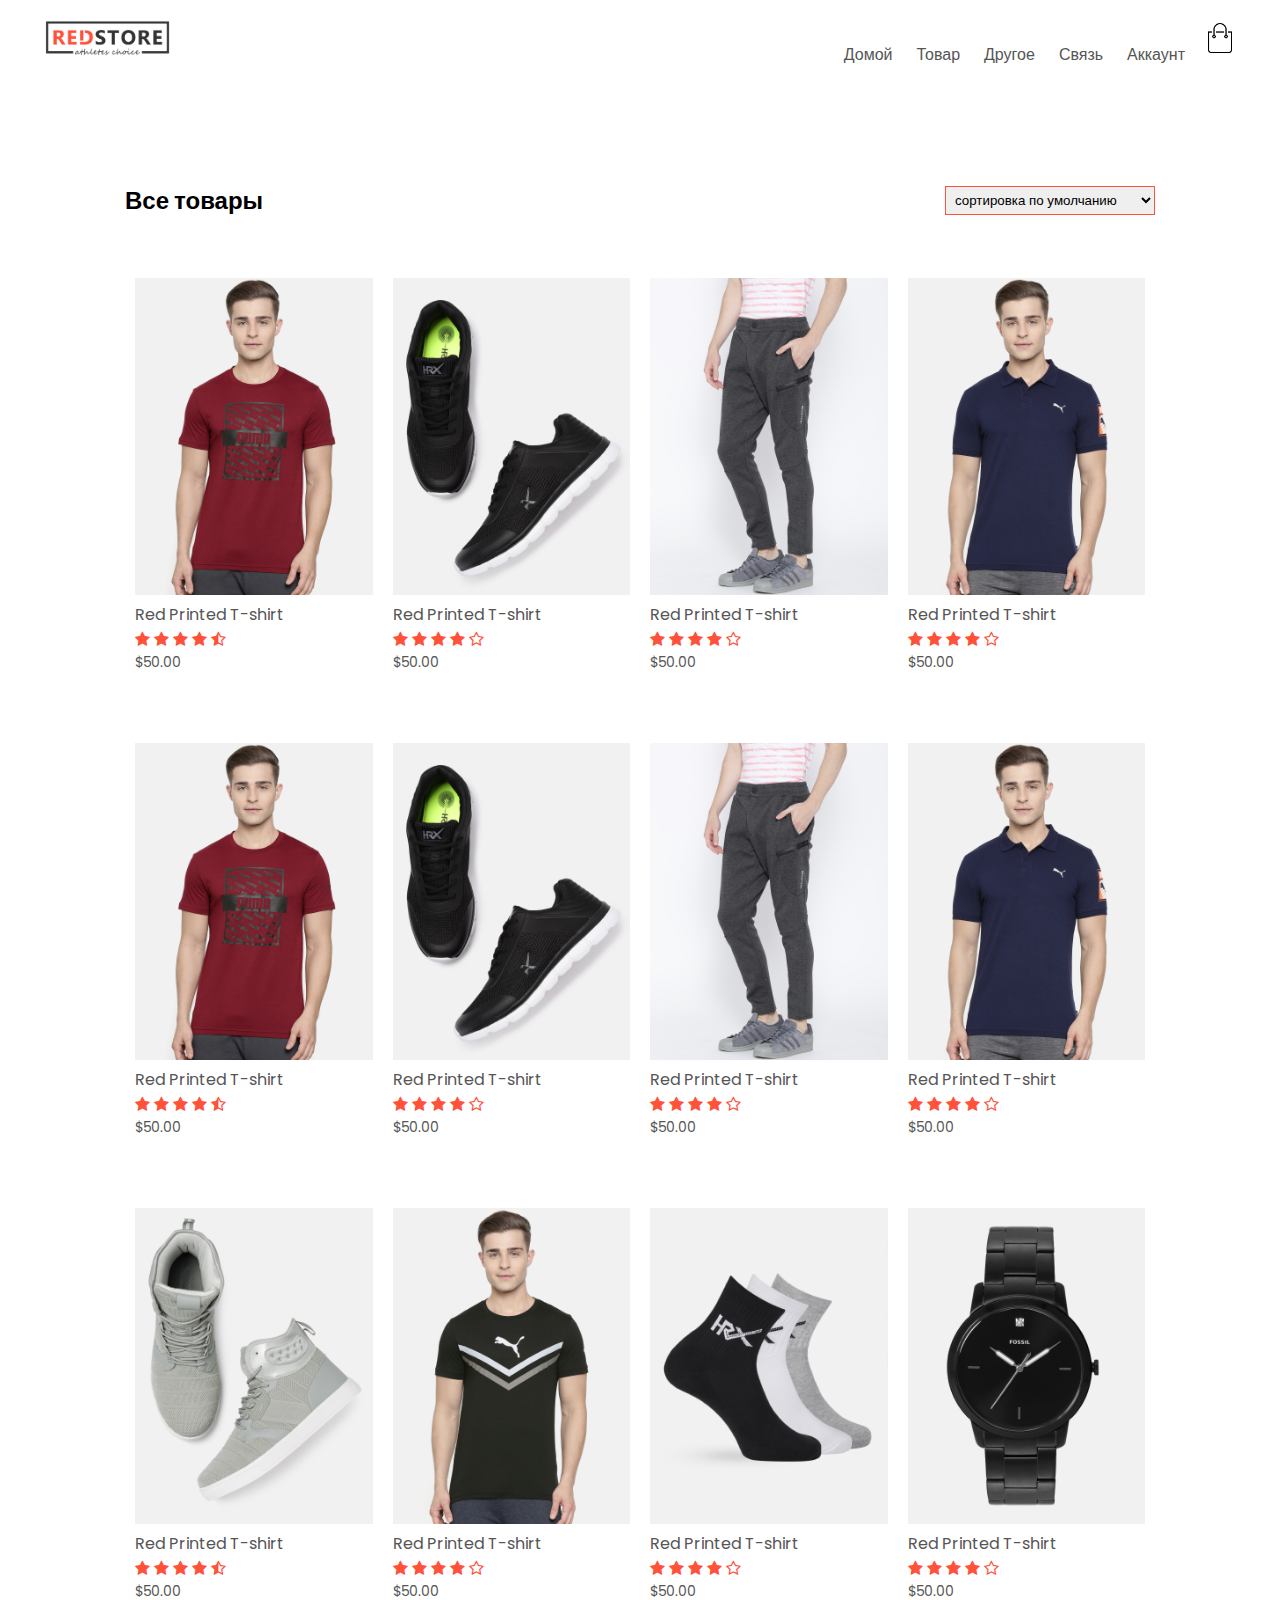
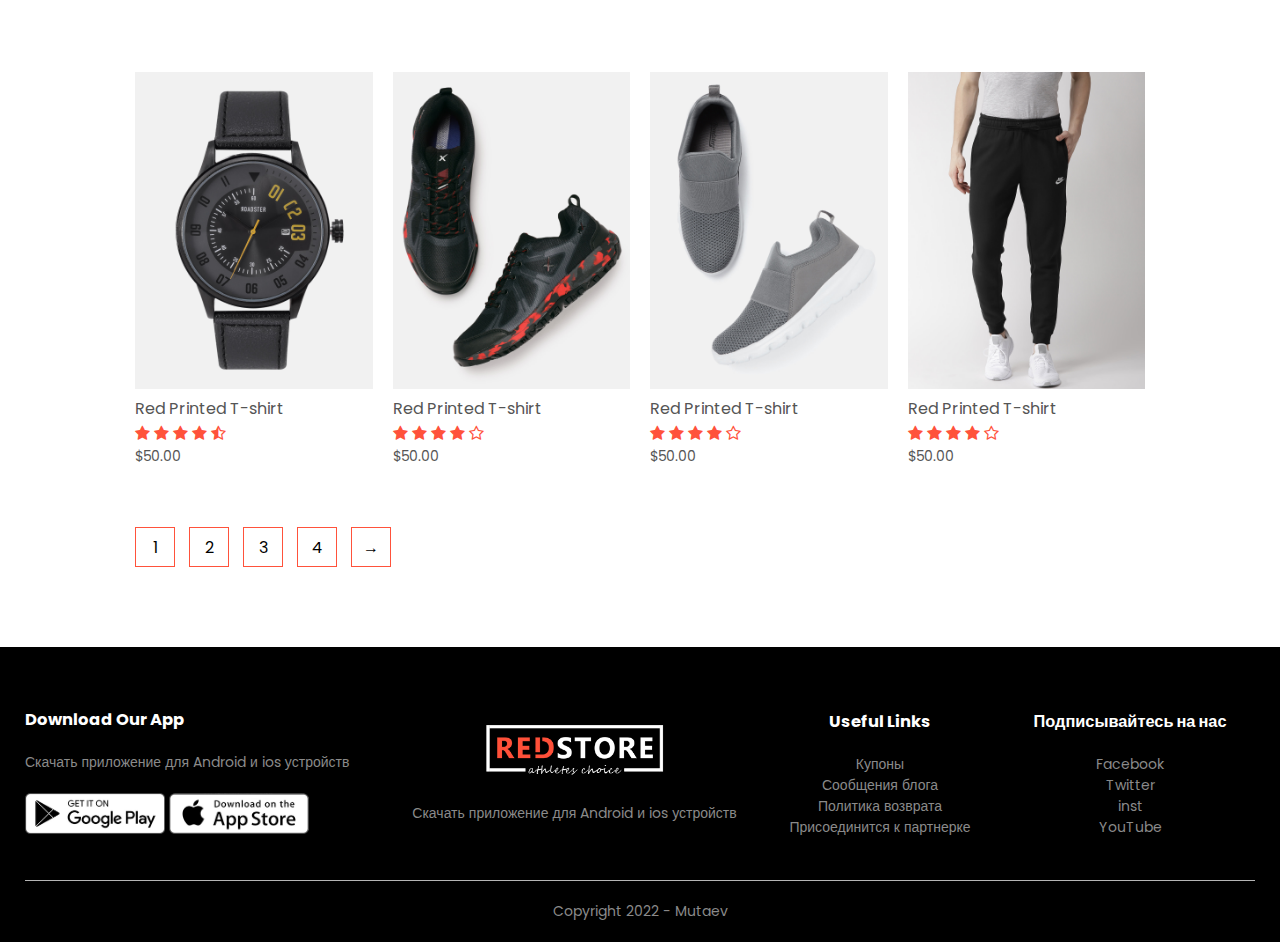
<file: products.html>
<!DOCTYPE html>
<html lang="ru">
<head>
    <meta charset="UTF-8">
    <meta http-equiv="X-UA-Compatible" content="IE=edge">
    <meta name="viewport" content="width=device-width, initial-scale=1.0">
    <meta name="viewport" content="width=device-width, initial-scale=1.0">
    <title>All products | CubeStore</title>
    <link rel="stylesheet" href="style.css">
    <link rel="preconnect" href="https://fonts.googleapis.com">
    <link rel="preconnect" href="https://fonts.gstatic.com" crossorigin>
    <link href="https://fonts.googleapis.com/css2?family=Poppins:wght@300;400;500;600;700&display=swap" rel="stylesheet">
    <link rel="stylesheet" href="https://stackpath.bootstrapcdn.com/font-awesome/4.7.0/css/font-awesome.min.css">
</head>
<body>
    
        <div class="container">
            <div class="navbar">
                <div class="logo">
                    <a href="index.html"><img src="images/logo.png" width="125" alt="фото"></a>
                </div>
                <nav>
                    <ul id="MenuItems">
                        <li><a href="index.html">Домой</a></li>
                        <li><a href="products.html">Товар</a></li>
                        <li><a href="">Другое</a></li>
                        <li><a href="">Связь</a></li>
                        <li><a href="account.html">Аккаунт</a></li>
                    </ul>
                </nav>
                <a href="cart.html"><img src="images/cart.png" width="30" height="30" alt="cart_icon"></a>
                <img src="images/menu.png" alt="фото" class="menu-icon" onclick="menutoggle()">
            </div>
    
        </div>
    


    <div class="small-container">

        <div class="row row-2">
            <h2>Все товары</h2>
            <select>
                <option>сортировка по умолчанию</option>
                <option>сортировка по цене</option>
                <option>сортировка по популярности</option>
                <option>сортировка по рейтингу</option>
                <option>сортировка по скидке</option>
            </select>
        </div>



        <div class="row">
            <div class="col-4">
                <img src="images/product-1.jpg" alt="product">
                <h4>Red Printed T-shirt</h4>
                <div class="rating">
                    <i class="fa fa-star" ></i>
                    <i class="fa fa-star" ></i>
                    <i class="fa fa-star" ></i>
                    <i class="fa fa-star" ></i>
                    <i class="fa fa-star-half-o"></i>
                </div>
                <p>$50.00</p>
            </div>
            <div class="col-4">
                <img src="images/product-2.jpg" alt="product">
                <h4>Red Printed T-shirt</h4>
                <div class="rating">
                    <i class="fa fa-star" ></i>
                    <i class="fa fa-star" ></i>
                    <i class="fa fa-star" ></i>
                    <i class="fa fa-star" ></i>
                    <i class="fa fa-star-o"></i>
                </div>
                <p>$50.00</p>
            </div>
            <div class="col-4">
                <img src="images/product-3.jpg" alt="product">
                <h4>Red Printed T-shirt</h4>
                <div class="rating">
                    <i class="fa fa-star" ></i>
                    <i class="fa fa-star" ></i>
                    <i class="fa fa-star" ></i>
                    <i class="fa fa-star" ></i>
                    <i class="fa fa-star-o"></i>
                </div>
                <p>$50.00</p>
            </div>
            <div class="col-4">
                <img src="images/product-4.jpg" alt="product">
                <h4>Red Printed T-shirt</h4>
                <div class="rating">
                    <i class="fa fa-star" ></i>
                    <i class="fa fa-star" ></i>
                    <i class="fa fa-star" ></i>
                    <i class="fa fa-star" ></i>
                    <i class="fa fa-star-o"></i>
                </div>
                <p>$50.00</p>
            </div>
        </div>
        <div class="row">
            <div class="col-4">
                <img src="images/product-1.jpg" alt="product">
                <h4>Red Printed T-shirt</h4>
                <div class="rating">
                    <i class="fa fa-star" ></i>
                    <i class="fa fa-star" ></i>
                    <i class="fa fa-star" ></i>
                    <i class="fa fa-star" ></i>
                    <i class="fa fa-star-half-o"></i>
                </div>
                <p>$50.00</p>
            </div>
            <div class="col-4">
                <img src="images/product-2.jpg" alt="product">
                <h4>Red Printed T-shirt</h4>
                <div class="rating">
                    <i class="fa fa-star" ></i>
                    <i class="fa fa-star" ></i>
                    <i class="fa fa-star" ></i>
                    <i class="fa fa-star" ></i>
                    <i class="fa fa-star-o"></i>
                </div>
                <p>$50.00</p>
            </div>
            <div class="col-4">
                <img src="images/product-3.jpg" alt="product">
                <h4>Red Printed T-shirt</h4>
                <div class="rating">
                    <i class="fa fa-star" ></i>
                    <i class="fa fa-star" ></i>
                    <i class="fa fa-star" ></i>
                    <i class="fa fa-star" ></i>
                    <i class="fa fa-star-o"></i>
                </div>
                <p>$50.00</p>
            </div>
            <div class="col-4">
                <img src="images/product-4.jpg" alt="product">
                <h4>Red Printed T-shirt</h4>
                <div class="rating">
                    <i class="fa fa-star" ></i>
                    <i class="fa fa-star" ></i>
                    <i class="fa fa-star" ></i>
                    <i class="fa fa-star" ></i>
                    <i class="fa fa-star-o"></i>
                </div>
                <p>$50.00</p>
            </div>
        </div>
        <div class="row">
            <div class="col-4">
                <img src="images/product-5.jpg" alt="product">
                <h4>Red Printed T-shirt</h4>
                <div class="rating">
                    <i class="fa fa-star" ></i>
                    <i class="fa fa-star" ></i>
                    <i class="fa fa-star" ></i>
                    <i class="fa fa-star" ></i>
                    <i class="fa fa-star-half-o"></i>
                </div>
                <p>$50.00</p>
            </div>
            <div class="col-4">
                <img src="images/product-6.jpg" alt="product">
                <h4>Red Printed T-shirt</h4>
                <div class="rating">
                    <i class="fa fa-star" ></i>
                    <i class="fa fa-star" ></i>
                    <i class="fa fa-star" ></i>
                    <i class="fa fa-star" ></i>
                    <i class="fa fa-star-o"></i>
                </div>
                <p>$50.00</p>
            </div>
            <div class="col-4">
                <img src="images/product-7.jpg" alt="product">
                <h4>Red Printed T-shirt</h4>
                <div class="rating">
                    <i class="fa fa-star" ></i>
                    <i class="fa fa-star" ></i>
                    <i class="fa fa-star" ></i>
                    <i class="fa fa-star" ></i>
                    <i class="fa fa-star-o"></i>
                </div>
                <p>$50.00</p>
            </div>
            <div class="col-4">
                <img src="images/product-8.jpg" alt="product">
                <h4>Red Printed T-shirt</h4>
                <div class="rating">
                    <i class="fa fa-star" ></i>
                    <i class="fa fa-star" ></i>
                    <i class="fa fa-star" ></i>
                    <i class="fa fa-star" ></i>
                    <i class="fa fa-star-o"></i>
                </div>
                <p>$50.00</p>
            </div>
        </div>
        <div class="row">
            <div class="col-4">
                <img src="images/product-9.jpg" alt="product">
                <h4>Red Printed T-shirt</h4>
                <div class="rating">
                    <i class="fa fa-star" ></i>
                    <i class="fa fa-star" ></i>
                    <i class="fa fa-star" ></i>
                    <i class="fa fa-star" ></i>
                    <i class="fa fa-star-half-o"></i>
                </div>
                <p>$50.00</p>
            </div>
            <div class="col-4">
                <img src="images/product-10.jpg" alt="product">
                <h4>Red Printed T-shirt</h4>
                <div class="rating">
                    <i class="fa fa-star" ></i>
                    <i class="fa fa-star" ></i>
                    <i class="fa fa-star" ></i>
                    <i class="fa fa-star" ></i>
                    <i class="fa fa-star-o"></i>
                </div>
                <p>$50.00</p>
            </div>
            <div class="col-4">
                <img src="images/product-11.jpg" alt="product">
                <h4>Red Printed T-shirt</h4>
                <div class="rating">
                    <i class="fa fa-star" ></i>
                    <i class="fa fa-star" ></i>
                    <i class="fa fa-star" ></i>
                    <i class="fa fa-star" ></i>
                    <i class="fa fa-star-o"></i>
                </div>
                <p>$50.00</p>
            </div>
            <div class="col-4">
                <img src="images/product-12.jpg" alt="product">
                <h4>Red Printed T-shirt</h4>
                <div class="rating">
                    <i class="fa fa-star" ></i>
                    <i class="fa fa-star" ></i>
                    <i class="fa fa-star" ></i>
                    <i class="fa fa-star" ></i>
                    <i class="fa fa-star-o"></i>
                </div>
                <p>$50.00</p>
            </div>
        </div>

        <div class="page-btn">
            <span>1</span>
            <span>2</span>
            <span>3</span>
            <span>4</span>
            <span>&#8594;</span>
        </div>
    </div>


<!-- footer -->

    <footer class="footer">
        <div class="container">
            <div class="row">
                <div class="footer-col-1">
                    <h3>Download Our App</h3>
                    <p>Скачать приложение для Android и ios устройств</p>
                    <div class="app-logo">
                        <img src="images/play-store.png" alt="play-store">
                        <img src="images/app-store.png" alt="play-store">
                    </div>
                </div>
                <div class="footer-col-2">
                    <img src="images/logo-white.png" alt="logo-white">
                    <p>Скачать приложение для Android и ios устройств</p>
                </div>
                <div class="footer-col-3">
                    <h3>Useful Links</h3>
                    <ul>
                        <li>Купоны</li>
                        <li>Сообщения блога</li>
                        <li>Политика возврата</li>
                        <li>Присоединится к партнерке</li>
                    </ul>
                </div>
                <div class="footer-col-4">
                    <h3>Подписывайтесь на нас</h3>
                    <ul>
                        <li>Facebook</li>
                        <li>Twitter</li>
                        <li>inst</li>
                        <li>YouTube</li>
                    </ul>
                </div>
            </div>
            <hr>
            <p class="copyright">Copyright 2022 - Mutaev</p>
        </div>
    </footer>


    <!-- jsfortooglemenu -->

    <script>
        var MenuItems = document.getElementById("MenuItems")

        MenuItems.style.maxHeight = "0px";

        function menutoggle(){
            if(MenuItems.style.maxHeight == "0px")
                {
                    MenuItems.style.maxHeight = "200px"
                }
            else    
                {
                    MenuItems.style.maxHeight = "0px";
                }
        }

    </script>

</body>
</html>
</file>
<file: style.css>
*{
    margin: 0 ;
    padding: 0;
    box-sizing: border-box;
}

body{
    font-family: 'Poppins', sans-serif;
}

.navbar{
    display: flex;
    align-items: center;
    padding: 20px ;
}

nav{
    flex: 1;
    text-align: right ;
}

nav ul{
    display: block;
    list-style: none;
}

nav ul li{
    display: inline-block;
    margin-right: 20px;
}

a{
    text-decoration: none;
    color: #555;
}

p{
    color: #555;
}

.container{
    max-width: 1300px;
    margin: auto; 
    padding-left: 25px;
    padding-right: 25px;
}

.row{
    display: flex;
    align-items: center;
    flex-wrap: wrap;
    justify-content: space-around;
}

.col-2{
    flex-basis: 50%;
    min-width: 300px;
}

.col-2 img{
    max-width: 100%;
    padding: 50px 0;
}

.col-2 h1{
    font-size: 50px;
    line-height: 60px;
    margin: 25px 0;
}

.btn{
    display: inline-block;
    background: #ff523b;
    color: white;
    padding: 8px 30px;
    margin: 30px 0 ;
    border-radius: 30px;
    transition: background 0.5s;
}


.btn:hover {
    background: #563434;
}



.header{
    background: radial-gradient(#fff,#ffd6d6);
}

.header .row{
    margin-top: 70px;

}

/* категории */

.categories{
    margin: 70px 0;
}

.col-3{
    flex-basis: 30%;
    min-width: 250px;
    margin-bottom: 30px;
}

.col-3 img{
    width: 100%;
}

.small-container{
    max-width: 1080px;
    margin: auto;
    padding-left: 25px;
    padding-right: 25px;
}

.col-4{
    flex-basis: 25%;
    padding: 10px;
    min-width: 200px;
    margin-bottom: 50px;
    transition: transform 0.5s ;
}

.col-4 img{
    width: 100%;
}

.title{
    text-align: center;
    margin: 0 auto 80px;
    position: relative;
    line-height: 60px;
    color: #555;
}

.title::after{
    content: '';
    background: #ff523b ;
    width: 80px;
    height: 5px;
    border-radius: 5px;
    position: absolute;
    bottom: 0;
    left: 50%;
    transform: translateX(-50%);
}

h4{
    color: #555;
    font-weight: normal;
}

.col-4 p{
    font-size: 14px ;

}

.rating .fa{
    color: #ff523b;
}

.col-4:hover{
    transform: translateY(-5px);
}

/* ------offer--------- */

.offer{
    background: radial-gradient(#fff,#ffd6d6);
    margin-top: 80px;
    padding: 30px 0;
}

.col-2 .offer-img{
    padding: 50px;
}

small{
    color: #555;
}

/* ------testimonial------ */

.testimonial{
    padding-top: 100px;
}

.testimonial .col-3{
    text-align: center;
    padding: 40px 20px;
    box-shadow: 0 0 20px 0px rgba(0, 0, 0, 0.1);
    cursor: pointer;
    transition: transform 0.5s;
}

.testimonial .col-3 img{
    width: 50px;
    margin-top: 20px;
    border-radius: 50%;
}

.testimonial .col-3:hover{
    transform: translateY(-10px);

}

.fa.fa-quote-left{
    font-size: 14px;
    color: #ff523b;
}

.col-3 p{
    font-size: 12px;
    margin: 12px 0;
    color: #777;
}

.testimonial .col-3 h3{
    font-weight: 600;
    color: #555;
    font-size: 16px;
}


/* -------brands------ */
.brands{
    margin: 100px auto;
}
col-5{
    width: 160px;
}

.col-5 img{
    white-space: 100%;
    cursor: pointer;
    filter: grayscale(100%);
}
.col-5 img:hover{
    filter: grayscale(0);
}

/* -----footer----- */
.footer{
    background: #000;
    color: #8a8a8a;
    font-size: 14px;
    padding: 60px 0 20px;
}

.footer p{
    color: #8a8a8a;

}

.footer h3{
    color: #fff;
    margin-bottom: 20px ;
}

.footer-col-1, .footer-col-2, .footer-col-3, .footer-col-4{
    min-width: 250px;
    margin-bottom: 20px;
}
.footer-col-1{
    flex-basis: 30%;
}
.footer-col-2{
    flex: 1;
    text-align: center;
}
.footer-col-2 img{
    width: 180px;
    margin-bottom: 20px;
}

.footer-col-3, .footer-col-4{
    flex-basis: 12%;
    text-align: center;
}

ul{
    list-style-type: none;
}

.app-logo{
    margin-top: 20px;
}

.app-logo img{
    width: 140px ;
}

.footer hr{
    border: none;
    background: #b5b5b5;
    height: 1px;
    margin: 20px 0;
}

.copyright{
    text-align: center;
}

.menu-icon{
    width: 28px;
    margin-left: 20px;
    display: none;
}

/* ------- media query for menu--- */

@media only screen and (max-width: 800px) {

    nav ul{
        position: absolute;
        top: 70px;
        left: 0;
        background: #333;
        width: 100%;
        overflow: hidden;
        transition: max-height 0.5s;
    }
    
    nav ul li{
        display: block;
        margin-left: 50px;
        margin-top: 10px;
        margin-bottom: 10px;

    }
    nav ul li a{
        color: #fff;
    }
    .menu-icon{
        display: block;
        cursor: pointer;
    }
}


/* =========== all product page========== */

.row-2{
    justify-content: space-between ;
    margin: 100px auto 50px;
}

select{
    border: 1px solid #ff523b;
    padding: 5px;
}

select:focus{
    outline: none;
}

.page-btn{
    margin: 0 auto 80px;

}

.page-btn span{
    display: inline-block;
    border: 1px solid #ff523b;
    margin-left: 10px;
    width: 40px;
    height: 40px;
    text-align: center;
    line-height: 40px;
    cursor: pointer;
}

.page-btn span:hover{
    background: #ff523b;
    color: #fff;
}

/* single product detailes */

.single-product {
    margin-top: 80px;
}

.single-product .col-2 img {
    padding: 0;
}

.single-product .col-2 {
    padding: 20px;
}

.single-product h4 {
    margin: 20px 0;
    font-size: 20px;
    font-weight: bold;

}

.single-product select {
    display: block;
    padding: 10px;
    margin-top: 20px;
}

.single-product input {
    width: 50px;
    height: 40px;
    padding-left: 10px;
    font-size: 20px;
    margin-right: 10px;
    border: 1px solid #ff523b;
    
}

input:focus{
    outline: none;
}

.single-product .fa{
    color: #ff523b;
    margin-left: 10px;
}


.small-img-row{
    display: flex;
    justify-content: space-between ;
}

.small-img-col{
    flex-basis: 24%;
    cursor: pointer;

}


/* cart items details */

.cart-page{
    margin: 80px auto;
}

table{
    width: 100%;
    border-collapse: collapse;
}

.cart-info{
    display: flex;
    flex-wrap: wrap;
}

th{
    text-align: left;
    padding: 5px;
    color: #fff;
    background: #ff523b;
    font-weight: normal;
}

td{
    padding: 10px 5px;
}

td input{
    width: 40px;
    height: 40px;
    padding: 5px;

}

td a {
    color: #ff523b;
    font-style: 12px;
}

td img{
    width: 80px;
    height: 80px;
    margin-right: 10px;
}

.total-price{
    display: flex;
    justify-content: flex-end;
}

.total-price table{
    border-top: 3px solid #ff523b;
    width: 100%;
    max-width: 400px;
}

td:last-child{
    text-align: right;
}

th:last-child{
    text-align: right;
}



/* account page */

.account-page{
    padding: 50px 0;
    background: radial-gradient(#fff,#ffd6d6);

}


.form-container{
    background: #fff;
    width: 300px;
    height: 400px;
    position: relative;
    text-align: center;
    padding: 20px 0;
    margin: auto;
    box-shadow: 0 0 20px 0px rgba(0, 0, 0, 0.1);
    overflow: hidden;
}

.form-container span{
    font-weight: bold;
    padding: 0 10px;
    color: #555;
    cursor: pointer;
    width: 100px;
    display: inline-block;

}

.form-btn{
    display: inline-block;
}

.form-container form{
    max-width: 300px;
    padding: 0 20px;
    position: absolute;
    top: 130px;
    transition: transform 0.4s;

}

form input{
    width: 100%;
    height: 30px;
    margin: 10px 0;
    padding: 0 10px;
    border: 1px solid #ccc ;
}

form .btn{
    width: 100%;
    border: none;
    margin: 10px 0;
    cursor: pointer;
}

form .btn:focus{
    outline: none;
}


#LoginForm{
    left: -300px;
}

#RegForm{
    left: 0;
}


form a{
    font-size: 12px;
}

#Indicator{
    width: 100px;
    border: none;
    background: #ff523b;
    height: 3px;
    margin-top: 8px;
    transform: translateX(100px);
    transition: transform 0.4s;
}










/*---media query for less than 600 screen size---*/
    
@media only screen and (max-width: 600px) {
    .row{
        text-align: center;
    }
    .col-2, .col-3, .col-4{
        flex-basis: 100%;
    }
    .single-product .row{
        text-align: left;
    }
    .single-product .col-2{
        padding: 20px 0;
    }
    .single-product h1{
        font-size: 26px;
        line-height: 32px;
    }

    .cart-info p{
        display: none;
    }

}
</file>
